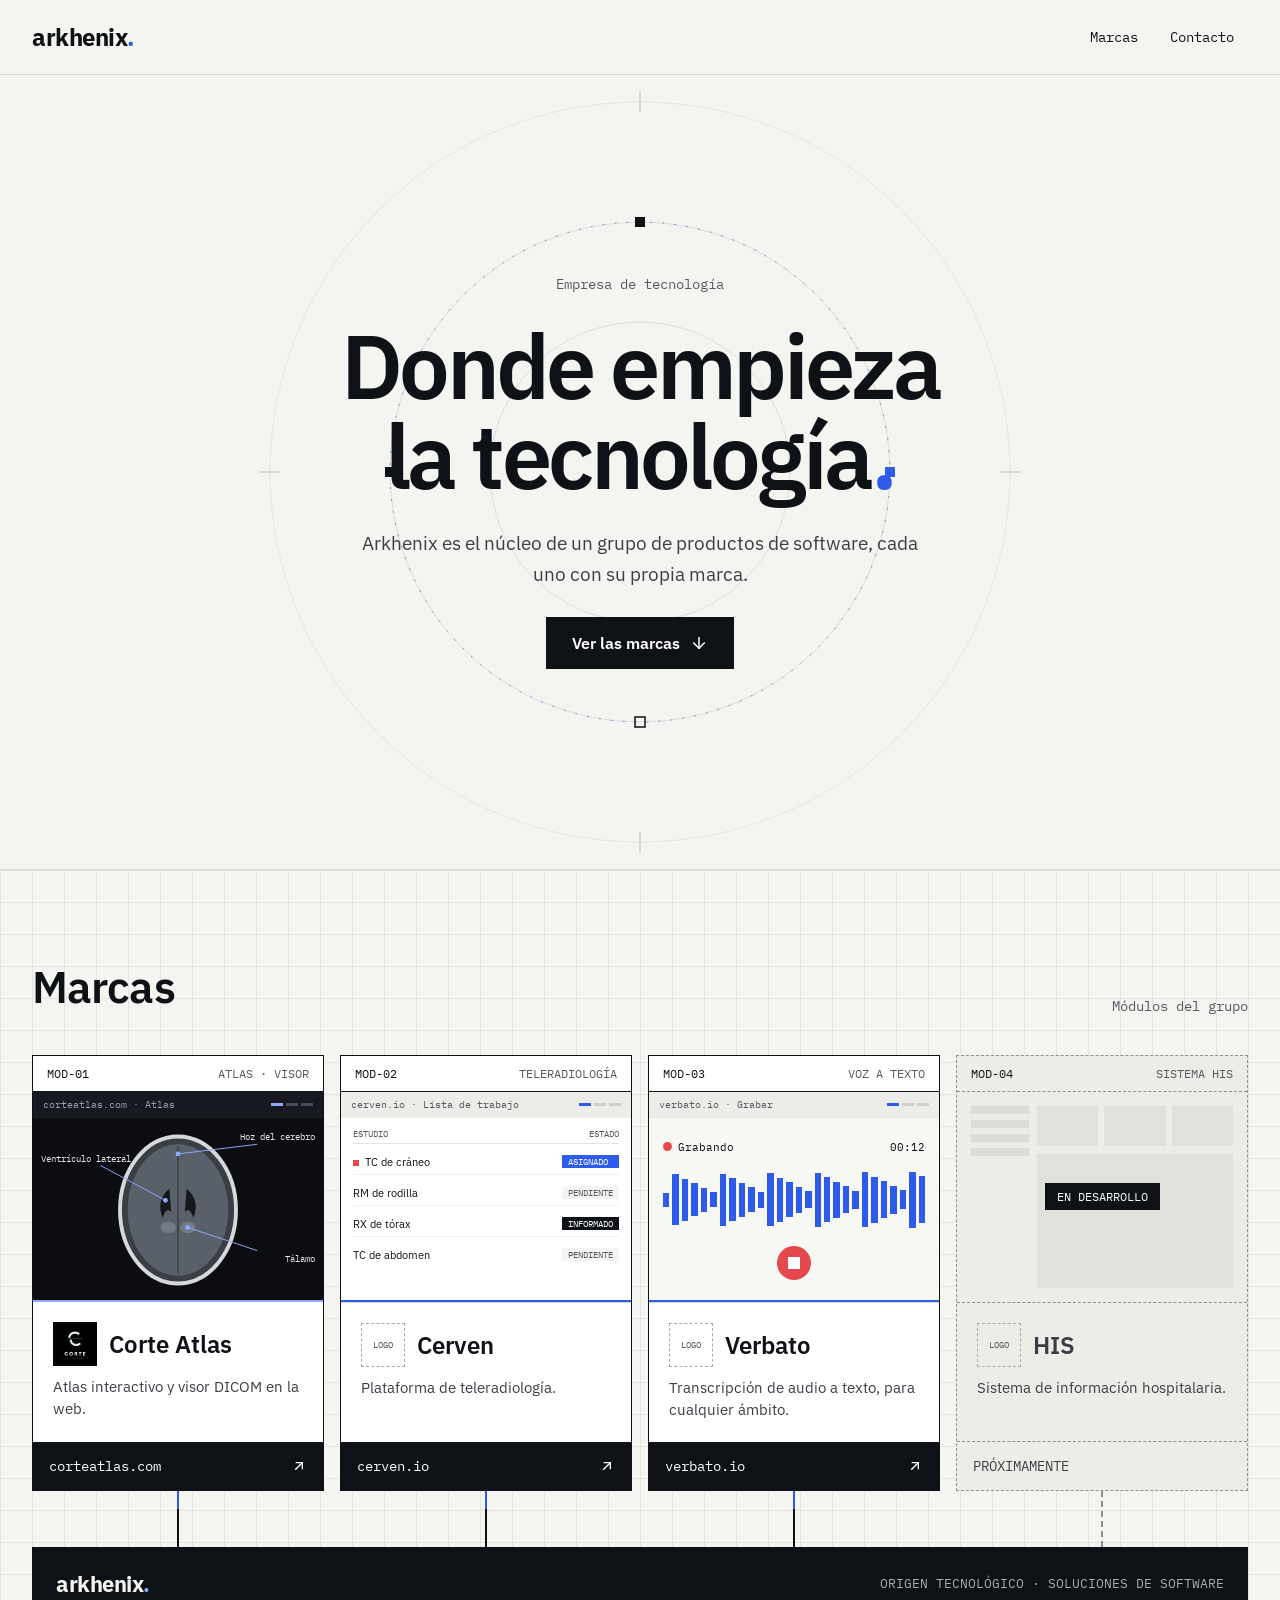
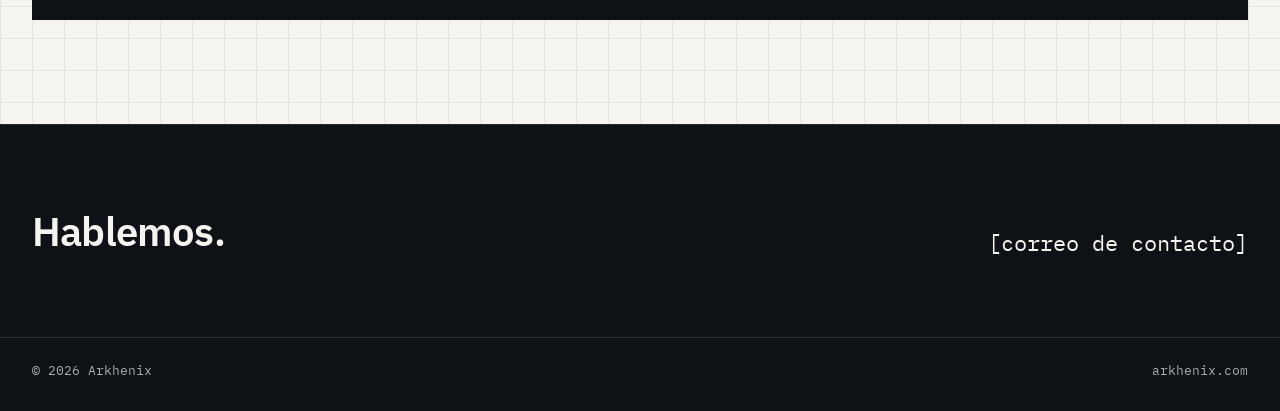
<file: index.html>
<!doctype html>
<html lang="es">
<head>
<meta charset="utf-8">
<meta name="viewport" content="width=device-width, initial-scale=1">
<title>Arkhenix · Donde empieza la tecnología</title>
<meta name="description" content="Arkhenix es una empresa de tecnología, núcleo de un grupo de productos de software: Corte Atlas, Cerven, Verbato y un HIS en desarrollo.">
<meta property="og:title" content="Arkhenix · Donde empieza la tecnología">
<meta property="og:description" content="Empresa de tecnología. Origen tecnológico · soluciones de software.">
<meta property="og:url" content="https://arkhenix.com">
<meta property="og:type" content="website">
<meta name="theme-color" content="#F4F4F1">
<link rel="icon" href="/assets/favicon.svg" type="image/svg+xml">
<link rel="preconnect" href="https://fonts.googleapis.com">
<link rel="preconnect" href="https://fonts.gstatic.com" crossorigin>
<link href="https://fonts.googleapis.com/css2?family=IBM+Plex+Mono:wght@400;500&family=IBM+Plex+Sans:wght@300;400;500;600;700&display=swap" rel="stylesheet">
<style>
body{margin:0;background:#F4F4F1}
a{color:#0E1116}a:hover{color:#2F5BEA}
@keyframes akxSpin{to{transform:rotate(360deg)}}
@keyframes akxPulse{0%{transform:translateY(-100%)}100%{transform:translateY(320%)}}
@keyframes akxIn{from{opacity:0;transform:translateY(6px)}to{opacity:1;transform:none}}
@keyframes akxDraw{from{stroke-dashoffset:80}to{stroke-dashoffset:0}}
@keyframes akxGrow{from{transform:scaleX(0)}to{transform:scaleX(1)}}
@keyframes akxWave{0%,100%{transform:scaleY(0.25)}50%{transform:scaleY(1)}}
@keyframes akxRoll{from{transform:translateY(0)}to{transform:translateY(-60px)}}
@keyframes akxThumb{from{transform:translateY(0)}to{transform:translateY(70px)}}
@keyframes akxSlice{0%{transform:scale(1)}20%{transform:scale(0.96)}40%{transform:scale(0.92)}60%{transform:scale(0.89)}80%{transform:scale(0.86)}100%{transform:scale(0.84)}}
@keyframes akxOut{0%,55%{opacity:1}65%,100%{opacity:0}}
@keyframes akxSwapIn{0%,55%{opacity:0}65%,100%{opacity:1}}
@keyframes akxType{from{width:0}to{width:100%}}
@keyframes akxBlink{0%,100%{opacity:1}50%{opacity:0.3}}
.akx-orbit{transform-origin:400px 400px;animation:akxSpin 90s linear infinite}
.akx-orbit-rev{transform-origin:400px 400px;animation:akxSpin 140s linear infinite reverse}
.akx-pulse{animation:akxPulse 2.8s ease-in infinite}
.akx-in{animation:akxIn 0.5s ease-out both}
.akx-draw{stroke-dasharray:80;animation:akxDraw 1.2s ease-out both}
.akx-grow{transform-origin:left center;animation:akxGrow 0.9s ease-out both}
.akx-prog{transform-origin:left center;animation:akxGrow linear both}
.akx-wave{transform-origin:center;animation:akxWave 1s ease-in-out infinite}
.akx-roll{animation:akxRoll 3.6s steps(5) both}
.akx-thumb{animation:akxThumb 3.6s steps(5) both}
.akx-slice{transform-box:fill-box;transform-origin:center;animation:akxSlice 3.6s steps(1) both}
.akx-out{animation:akxOut 3s both}
.akx-swapin{animation:akxSwapIn 3s both}
.akx-type{overflow:hidden;white-space:nowrap;animation:akxType 1.2s steps(32) both}
.akx-blink{animation:akxBlink 1s ease-in-out infinite}
@media (max-width: 1180px){.akx-link{display:none !important}.akx-base{margin-top:16px}}
@media (prefers-reduced-motion: reduce){.akx-orbit,.akx-orbit-rev,.akx-pulse,.akx-in,.akx-draw,.akx-grow,.akx-prog,.akx-wave,.akx-roll,.akx-thumb,.akx-slice,.akx-swapin,.akx-type,.akx-blink{animation:none}.akx-out{display:none}}

[data-scene][data-off]{display:none !important}
</style>
</head>
<body>
<div style="background: #F4F4F1; color: #0E1116; font-family: 'IBM Plex Sans', system-ui, sans-serif; min-height: 100vh">

<header style="border-bottom: 1px solid #D9D9D3">
<nav aria-label="Principal" style="max-width: 1280px; margin: 0 auto; padding: 16px 32px; display: flex; flex-wrap: wrap; align-items: center; justify-content: space-between; gap: 16px">
<a href="#inicio" style="text-decoration: none; font-weight: 700; font-size: 24px; letter-spacing: -0.02em; color: #0E1116">arkhenix<span style="color: #2F5BEA">.</span></a>
<div style="display: flex; flex-wrap: wrap; gap: 4px; font-family: 'IBM Plex Mono', monospace; font-size: 14px">
<a href="#marcas" style="text-decoration: none; padding: 12px 14px; color: #0E1116">Marcas</a>
<a href="#contacto" style="text-decoration: none; padding: 12px 14px; color: #0E1116">Contacto</a>
</div>
</nav>
</header>

<section id="inicio" style="position: relative; overflow: hidden; border-bottom: 1px solid #D9D9D3">
<svg aria-hidden="true" width="800" height="800" viewBox="0 0 800 800" style="position: absolute; left: 50%; top: 50%; margin-left: -400px; margin-top: -400px; pointer-events: none">
<circle cx="400" cy="400" r="150" fill="none" stroke="#DEDED8" stroke-width="1"></circle>
<circle cx="400" cy="400" r="250" fill="none" stroke="#DEDED8" stroke-width="1"></circle>
<circle cx="400" cy="400" r="370" fill="none" stroke="#E6E6E1" stroke-width="1"></circle>
<g class="akx-orbit">
<circle cx="400" cy="400" r="250" fill="none" stroke="#2F5BEA" stroke-width="1" stroke-dasharray="2 10" opacity="0.6"></circle>
<rect x="645" y="395" width="10" height="10" fill="#2F5BEA"></rect>
<rect x="145" y="395" width="10" height="10" fill="#0E1116"></rect>
<rect x="395" y="145" width="10" height="10" fill="#0E1116"></rect>
<rect x="395" y="645" width="10" height="10" fill="none" stroke="#0E1116" stroke-width="1.5"></rect>
</g>
<g class="akx-orbit-rev">
<line x1="400" y1="20" x2="400" y2="40" stroke="#B9BAB3" stroke-width="1"></line>
<line x1="400" y1="760" x2="400" y2="780" stroke="#B9BAB3" stroke-width="1"></line>
<line x1="20" y1="400" x2="40" y2="400" stroke="#B9BAB3" stroke-width="1"></line>
<line x1="760" y1="400" x2="780" y2="400" stroke="#B9BAB3" stroke-width="1"></line>
</g>
</svg>
<div style="position: relative; max-width: 880px; margin: 0 auto; padding: 200px 32px; display: flex; flex-direction: column; align-items: center; gap: 28px; text-align: center">
<p style="margin: 0; font-family: 'IBM Plex Mono', monospace; font-size: 14px; color: #555A61">Empresa de tecnología</p>
<h1 style="margin: 0; font-weight: 600; font-size: clamp(48px, 7vw, 100px); line-height: 1; letter-spacing: -0.04em">Donde empieza<br>la tecnología<span style="color: #2F5BEA">.</span></h1>
<p style="margin: 0; font-size: 19px; line-height: 1.6; color: #3B3F45; max-width: 560px">Arkhenix es el núcleo de un grupo de productos de software, cada uno con su propia marca.</p>
<a href="#marcas" style="display: inline-flex; align-items: center; gap: 10px; min-height: 52px; padding: 0 26px; background: #0E1116; color: #FFFFFF; font-weight: 600; font-size: 16px; text-decoration: none">Ver las marcas
<svg width="18" height="18" viewBox="0 0 24 24" fill="none" stroke="currentColor" stroke-width="2" stroke-linecap="square" aria-hidden="true"><path d="M12 5v14"></path><path d="M19 12l-7 7-7-7"></path></svg></a>
</div>
</section>

<section id="marcas" style="background-color: #F4F4F1; background-image: linear-gradient(#E4E4DF 1px, transparent 1px), linear-gradient(90deg, #E4E4DF 1px, transparent 1px); background-size: 32px 32px">
<div style="max-width: 1280px; margin: 0 auto; padding: 88px 32px 104px; display: flex; flex-direction: column; gap: 40px">
<div style="display: flex; flex-wrap: wrap; justify-content: space-between; align-items: flex-end; gap: 16px">
<h2 style="margin: 0; font-size: 44px; font-weight: 600; letter-spacing: -0.02em">Marcas</h2>
<p style="margin: 0; font-family: 'IBM Plex Mono', monospace; font-size: 14px; color: #555A61">Módulos del grupo</p>
</div>
<div style="display: flex; flex-direction: column">
<div style="display: flex; flex-wrap: wrap; gap: 16px">

<!-- CORTE ATLAS -->
<div style="flex: 1 1 260px; min-width: 0; display: flex; flex-direction: column">
<article style="flex: 1 1 auto; background: #FFFFFF; border: 1px solid #0E1116; display: flex; flex-direction: column">
<div style="display: flex; justify-content: space-between; padding: 10px 14px; border-bottom: 1px solid #0E1116; font-family: 'IBM Plex Mono', monospace; font-size: 12px"><span>MOD-01</span><span style="color: #555A61">ATLAS · VISOR</span></div>
<div role="img" aria-label="Demostración animada de Corte Atlas en uso" style="position: relative; height: 210px; background: #0B0D11; overflow: hidden; display: flex; flex-direction: column">
<div style="flex: 0 0 26px; display: flex; align-items: center; justify-content: space-between; gap: 8px; padding: 0 10px; background: #161920; font-family: 'IBM Plex Mono', monospace; font-size: 10px; color: #9AA0A9">
<span>corteatlas.com · <span data-label="corte">Atlas</span></span>
<span style="display: flex; gap: 3px"><span data-dot="corte" style="width: 12px; height: 3px"></span><span data-dot="corte" style="width: 12px; height: 3px"></span><span data-dot="corte" style="width: 12px; height: 3px"></span></span>
</div>
<div style="position: relative; flex: 1 1 auto">

<div data-scene="corte" style="position: absolute; inset: 0">
<svg viewBox="0 0 300 184" width="100%" height="100%" preserveAspectRatio="xMidYMid meet">
<ellipse cx="150" cy="92" rx="60" ry="76" fill="#3A3E45" stroke="#D6D8DC" stroke-width="4"></ellipse>
<ellipse cx="150" cy="92" rx="52" ry="68" fill="#5A606A"></ellipse>
<line x1="150" y1="26" x2="150" y2="158" stroke="#3A3E45" stroke-width="1.5"></line>
<path d="M141 70 q-14 12 -7 30 q4 -12 9 -6 z" fill="#14161A"></path>
<path d="M159 70 q14 12 7 30 q-4 -12 -9 -6 z" fill="#14161A"></path>
<ellipse cx="140" cy="110" rx="8" ry="6" fill="#737A85"></ellipse>
<ellipse cx="160" cy="110" rx="8" ry="6" fill="#737A85"></ellipse>
<g class="akx-in" style="animation-delay: 0.3s"><circle cx="137" cy="82" r="2.5" fill="#8EA9FF"></circle><line x1="137" y1="82" x2="70" y2="46" stroke="#8EA9FF" stroke-width="1"></line><text x="8" y="42" font-family="IBM Plex Mono, monospace" font-size="9" fill="#E6E8EB">Ventrículo lateral</text></g>
<g class="akx-in" style="animation-delay: 1s"><circle cx="160" cy="110" r="2.5" fill="#8EA9FF"></circle><line x1="160" y1="110" x2="232" y2="134" stroke="#8EA9FF" stroke-width="1"></line><text x="292" y="146" text-anchor="end" font-family="IBM Plex Mono, monospace" font-size="9" fill="#E6E8EB">Tálamo</text></g>
<g class="akx-in" style="animation-delay: 1.7s"><circle cx="150" cy="34" r="2.5" fill="#8EA9FF"></circle><line x1="150" y1="34" x2="232" y2="24" stroke="#8EA9FF" stroke-width="1"></line><text x="292" y="20" text-anchor="end" font-family="IBM Plex Mono, monospace" font-size="9" fill="#E6E8EB">Hoz del cerebro</text></g>
</svg>
<div class="akx-prog" aria-hidden="true" style="position: absolute; left: 0; right: 0; bottom: 0; height: 2px; background: #8EA9FF; animation-duration: 4.2s"></div>
</div>


<div data-scene="corte" data-off style="position: absolute; inset: 0">
<svg viewBox="0 0 300 184" width="100%" height="100%" preserveAspectRatio="xMidYMid meet">
<g class="akx-slice">
<ellipse cx="150" cy="92" rx="60" ry="76" fill="#3A3E45" stroke="#D6D8DC" stroke-width="4"></ellipse>
<ellipse cx="150" cy="92" rx="52" ry="68" fill="#5A606A"></ellipse>
<line x1="150" y1="26" x2="150" y2="158" stroke="#3A3E45" stroke-width="1.5"></line>
<path d="M141 70 q-14 12 -7 30 q4 -12 9 -6 z" fill="#14161A"></path>
<path d="M159 70 q14 12 7 30 q-4 -12 -9 -6 z" fill="#14161A"></path>
<ellipse cx="140" cy="110" rx="8" ry="6" fill="#737A85"></ellipse>
<ellipse cx="160" cy="110" rx="8" ry="6" fill="#737A85"></ellipse>
</g>
</svg>
<div style="position: absolute; left: 10px; top: 8px; display: flex; gap: 6px; font-family: 'IBM Plex Mono', monospace; font-size: 10px; color: #C9CCD1">
<span>CORTE</span>
<span style="height: 12px; line-height: 12px; overflow: hidden; display: inline-block"><span class="akx-roll" style="display: flex; flex-direction: column"><span>24</span><span>25</span><span>26</span><span>27</span><span>28</span><span>29</span></span></span>
<span>/ 48</span>
</div>
<div aria-hidden="true" style="position: absolute; right: 10px; top: 14px; width: 3px; height: 100px; background: #262A31"><div class="akx-thumb" style="width: 3px; height: 30px; background: #8EA9FF"></div></div>
<div class="akx-prog" aria-hidden="true" style="position: absolute; left: 0; right: 0; bottom: 0; height: 2px; background: #8EA9FF; animation-duration: 4.2s"></div>
</div>


<div data-scene="corte" data-off style="position: absolute; inset: 0">
<svg viewBox="0 0 300 184" width="100%" height="100%" preserveAspectRatio="xMidYMid meet">
<ellipse cx="150" cy="92" rx="60" ry="76" fill="#3A3E45" stroke="#D6D8DC" stroke-width="4"></ellipse>
<ellipse cx="150" cy="92" rx="52" ry="68" fill="#5A606A"></ellipse>
<line x1="150" y1="26" x2="150" y2="158" stroke="#3A3E45" stroke-width="1.5"></line>
<path d="M141 70 q-14 12 -7 30 q4 -12 9 -6 z" fill="#14161A"></path>
<path d="M159 70 q14 12 7 30 q-4 -12 -9 -6 z" fill="#14161A"></path>
<ellipse cx="140" cy="110" rx="8" ry="6" fill="#737A85"></ellipse>
<ellipse cx="160" cy="110" rx="8" ry="6" fill="#737A85"></ellipse>
<circle class="akx-in" cx="110" cy="92" r="3" fill="#FFC857" style="animation-delay: 0.4s"></circle>
<line class="akx-draw" x1="110" y1="92" x2="190" y2="92" stroke="#FFC857" stroke-width="1.5" style="animation-delay: 0.6s"></line>
<circle class="akx-in" cx="190" cy="92" r="3" fill="#FFC857" style="animation-delay: 1.7s"></circle>
<g class="akx-in" style="animation-delay: 2s"><rect x="160" y="62" width="58" height="18" fill="#0B0D11" stroke="#FFC857" stroke-width="1"></rect><text x="189" y="75" text-anchor="middle" font-family="IBM Plex Mono, monospace" font-size="10" fill="#FFC857">71,4 mm</text></g>
</svg>
<div style="position: absolute; left: 10px; top: 8px; display: flex; gap: 4px; font-family: 'IBM Plex Mono', monospace; font-size: 10px">
<span style="padding: 2px 6px; background: #262A31; color: #9AA0A9">Zoom</span>
<span style="padding: 2px 6px; background: #FFC857; color: #0B0D11">Regla</span>
<span style="padding: 2px 6px; background: #262A31; color: #9AA0A9">Ángulo</span>
</div>
<div class="akx-prog" aria-hidden="true" style="position: absolute; left: 0; right: 0; bottom: 0; height: 2px; background: #8EA9FF; animation-duration: 4.2s"></div>
</div>


</div>
</div>
<div style="padding: 20px; display: flex; flex-direction: column; gap: 10px; flex: 1 1 auto">
<div style="display: flex; align-items: center; gap: 12px">
<div style="flex: 0 0 44px; height: 44px; background: #000000; overflow: hidden; display: flex; align-items: center; justify-content: center"><img src="/assets/corte-logo.png" alt="Logo de Corte Atlas" style="width: 44px; height: 44px; object-fit: contain"></div>
<h3 style="margin: 0; font-size: 24px; font-weight: 600">Corte Atlas</h3>
</div>
<p style="margin: 0; font-size: 15px; line-height: 1.5; color: #3B3F45">Atlas interactivo y visor DICOM en la web.</p>
</div>
<a href="https://corteatlas.com" style="display: flex; align-items: center; justify-content: space-between; min-height: 48px; padding: 0 16px; background: #0E1116; color: #FFFFFF; font-family: 'IBM Plex Mono', monospace; font-size: 14px; text-decoration: none">corteatlas.com
<svg width="16" height="16" viewBox="0 0 24 24" fill="none" stroke="currentColor" stroke-width="2" stroke-linecap="square" aria-hidden="true"><path d="M7 17L17 7"></path><path d="M8 7h9v9"></path></svg></a>
</article>
<div class="akx-link" aria-hidden="true" style="position: relative; overflow: hidden; width: 2px; height: 56px; margin: 0 auto; background: #0E1116"><div class="akx-pulse" style="width: 2px; height: 18px; background: #2F5BEA"></div></div>
</div>

<!-- CERVEN -->
<div style="flex: 1 1 260px; min-width: 0; display: flex; flex-direction: column">
<article style="flex: 1 1 auto; background: #FFFFFF; border: 1px solid #0E1116; display: flex; flex-direction: column">
<div style="display: flex; justify-content: space-between; padding: 10px 14px; border-bottom: 1px solid #0E1116; font-family: 'IBM Plex Mono', monospace; font-size: 12px"><span>MOD-02</span><span style="color: #555A61">TELERADIOLOGÍA</span></div>
<div role="img" aria-label="Demostración animada de Cerven en uso" style="position: relative; height: 210px; background: #FFFFFF; overflow: hidden; display: flex; flex-direction: column; border-bottom: 1px solid #D9D9D3">
<div style="flex: 0 0 26px; display: flex; align-items: center; justify-content: space-between; gap: 8px; padding: 0 10px; background: #ECECE8; font-family: 'IBM Plex Mono', monospace; font-size: 10px; color: #555A61">
<span>cerven.io · <span data-label="cerven">Lista de trabajo</span></span>
<span style="display: flex; gap: 3px"><span data-dot="cerven" style="width: 12px; height: 3px"></span><span data-dot="cerven" style="width: 12px; height: 3px"></span><span data-dot="cerven" style="width: 12px; height: 3px"></span></span>
</div>
<div style="position: relative; flex: 1 1 auto">

<div data-scene="cerven" style="position: absolute; inset: 0; padding: 10px 12px; display: flex; flex-direction: column; gap: 6px; font-size: 11px">
<div style="display: flex; justify-content: space-between; font-family: 'IBM Plex Mono', monospace; font-size: 9px; color: #555A61; padding-bottom: 4px; border-bottom: 1px solid #E4E4DF"><span>ESTUDIO</span><span>ESTADO</span></div>
<div class="akx-in" style="display: flex; justify-content: space-between; align-items: center; gap: 8px; padding: 5px 0; border-bottom: 1px solid #F0F0EC; animation-delay: 0.2s"><span><span style="display: inline-block; width: 6px; height: 6px; background: #E5484D; margin-right: 6px"></span>TC de cráneo</span>
<span style="display: grid"><span class="akx-out" style="grid-area: 1 / 1; padding: 1px 6px; background: #F4F4F1; color: #555A61; font-family: 'IBM Plex Mono', monospace; font-size: 9px; animation-duration: 3.4s">PENDIENTE</span><span class="akx-swapin" style="grid-area: 1 / 1; padding: 1px 6px; background: #2F5BEA; color: #FFFFFF; font-family: 'IBM Plex Mono', monospace; font-size: 9px; animation-duration: 3.4s">ASIGNADO</span></span></div>
<div class="akx-in" style="display: flex; justify-content: space-between; align-items: center; gap: 8px; padding: 5px 0; border-bottom: 1px solid #F0F0EC; animation-delay: 0.6s"><span>RM de rodilla</span><span style="padding: 1px 6px; background: #F4F4F1; color: #555A61; font-family: 'IBM Plex Mono', monospace; font-size: 9px">PENDIENTE</span></div>
<div class="akx-in" style="display: flex; justify-content: space-between; align-items: center; gap: 8px; padding: 5px 0; border-bottom: 1px solid #F0F0EC; animation-delay: 1s"><span>RX de tórax</span><span style="padding: 1px 6px; background: #0E1116; color: #FFFFFF; font-family: 'IBM Plex Mono', monospace; font-size: 9px">INFORMADO</span></div>
<div class="akx-in" style="display: flex; justify-content: space-between; align-items: center; gap: 8px; padding: 5px 0; animation-delay: 1.4s"><span>TC de abdomen</span><span style="padding: 1px 6px; background: #F4F4F1; color: #555A61; font-family: 'IBM Plex Mono', monospace; font-size: 9px">PENDIENTE</span></div>
<div class="akx-prog" aria-hidden="true" style="position: absolute; left: 0; right: 0; bottom: 0; height: 2px; background: #2F5BEA; animation-duration: 4.8s"></div>
</div>


<div data-scene="cerven" data-off style="position: absolute; inset: 0; padding: 10px 12px; display: flex; gap: 10px">
<div style="flex: 0 0 38%; background: #0B0D11; display: flex; align-items: center; justify-content: center">
<svg viewBox="0 0 100 120" width="80%" height="80%" aria-hidden="true"><ellipse cx="50" cy="60" rx="38" ry="50" fill="#3A3E45" stroke="#D6D8DC" stroke-width="3"></ellipse><ellipse cx="50" cy="60" rx="32" ry="44" fill="#5A606A"></ellipse><path d="M44 46 q-9 8 -4 20 q3 -8 6 -4 z" fill="#14161A"></path><path d="M56 46 q9 8 4 20 q-3 -8 -6 -4 z" fill="#14161A"></path></svg>
</div>
<div style="flex: 1 1 auto; min-width: 0; display: flex; flex-direction: column; gap: 7px">
<p style="margin: 0; font-family: 'IBM Plex Mono', monospace; font-size: 9px; color: #555A61">INFORME · TC DE CRÁNEO</p>
<p style="margin: 0; font-size: 10px; font-weight: 600">Hallazgos</p>
<div class="akx-grow" style="height: 6px; width: 92%; background: #D9D9D3; animation-delay: 0.3s"></div>
<div class="akx-grow" style="height: 6px; width: 78%; background: #D9D9D3; animation-delay: 1s"></div>
<div class="akx-grow" style="height: 6px; width: 86%; background: #D9D9D3; animation-delay: 1.7s"></div>
<p class="akx-in" style="margin: 4px 0 0; font-size: 10px; font-weight: 600; animation-delay: 2.3s">Conclusión</p>
<div class="akx-grow" style="height: 6px; width: 64%; background: #2F5BEA; opacity: 0.55; animation-delay: 2.6s"></div>
</div>
<div class="akx-prog" aria-hidden="true" style="position: absolute; left: 0; right: 0; bottom: 0; height: 2px; background: #2F5BEA; animation-duration: 4.8s"></div>
</div>


<div data-scene="cerven" data-off style="position: absolute; inset: 0; padding: 14px; display: flex; flex-direction: column; gap: 10px; justify-content: center">
<div style="border: 1px solid #D9D9D3; padding: 10px 12px; display: flex; flex-direction: column; gap: 6px">
<p style="margin: 0; font-family: 'IBM Plex Mono', monospace; font-size: 9px; color: #555A61">INFORME LISTO · TC DE CRÁNEO</p>
<div style="height: 5px; width: 90%; background: #E4E4DF"></div>
<div style="height: 5px; width: 70%; background: #E4E4DF"></div>
</div>
<div style="display: grid; height: 34px">
<span class="akx-out" style="grid-area: 1 / 1; display: flex; align-items: center; justify-content: center; background: #0E1116; color: #FFFFFF; font-size: 11px; font-weight: 600; animation-duration: 3.6s">Firmar y enviar</span>
<span class="akx-swapin" style="grid-area: 1 / 1; display: flex; align-items: center; justify-content: center; gap: 6px; background: #2F5BEA; color: #FFFFFF; font-size: 11px; font-weight: 600; animation-duration: 3.6s"><svg width="12" height="12" viewBox="0 0 24 24" fill="none" stroke="currentColor" stroke-width="3" aria-hidden="true"><path d="M5 12l5 5 9-10"></path></svg>Enviado al centro</span>
</div>
<div class="akx-prog" aria-hidden="true" style="position: absolute; left: 0; right: 0; bottom: 0; height: 2px; background: #2F5BEA; animation-duration: 4.8s"></div>
</div>


</div>
</div>
<div style="padding: 20px; display: flex; flex-direction: column; gap: 10px; flex: 1 1 auto">
<div style="display: flex; align-items: center; gap: 12px">
<div style="flex: 0 0 44px; height: 44px; box-sizing: border-box; border: 1.5px dashed #A9ABA4; display: flex; align-items: center; justify-content: center"><span style="font-family: 'IBM Plex Mono', monospace; font-size: 9px; color: #555A61">LOGO</span></div>
<h3 style="margin: 0; font-size: 24px; font-weight: 600">Cerven</h3>
</div>
<p style="margin: 0; font-size: 15px; line-height: 1.5; color: #3B3F45">Plataforma de teleradiología.</p>
</div>
<a href="https://cerven.io" style="display: flex; align-items: center; justify-content: space-between; min-height: 48px; padding: 0 16px; background: #0E1116; color: #FFFFFF; font-family: 'IBM Plex Mono', monospace; font-size: 14px; text-decoration: none">cerven.io
<svg width="16" height="16" viewBox="0 0 24 24" fill="none" stroke="currentColor" stroke-width="2" stroke-linecap="square" aria-hidden="true"><path d="M7 17L17 7"></path><path d="M8 7h9v9"></path></svg></a>
</article>
<div class="akx-link" aria-hidden="true" style="position: relative; overflow: hidden; width: 2px; height: 56px; margin: 0 auto; background: #0E1116"><div class="akx-pulse" style="width: 2px; height: 18px; background: #2F5BEA; animation-delay: 0.7s"></div></div>
</div>

<!-- VERBATO -->
<div style="flex: 1 1 260px; min-width: 0; display: flex; flex-direction: column">
<article style="flex: 1 1 auto; background: #FFFFFF; border: 1px solid #0E1116; display: flex; flex-direction: column">
<div style="display: flex; justify-content: space-between; padding: 10px 14px; border-bottom: 1px solid #0E1116; font-family: 'IBM Plex Mono', monospace; font-size: 12px"><span>MOD-03</span><span style="color: #555A61">VOZ A TEXTO</span></div>
<div role="img" aria-label="Demostración animada de Verbato en uso" style="position: relative; height: 210px; background: #F7F7F4; overflow: hidden; display: flex; flex-direction: column; border-bottom: 1px solid #D9D9D3">
<div style="flex: 0 0 26px; display: flex; align-items: center; justify-content: space-between; gap: 8px; padding: 0 10px; background: #ECECE8; font-family: 'IBM Plex Mono', monospace; font-size: 10px; color: #555A61">
<span>verbato.io · <span data-label="verbato">Grabar</span></span>
<span style="display: flex; gap: 3px"><span data-dot="verbato" style="width: 12px; height: 3px"></span><span data-dot="verbato" style="width: 12px; height: 3px"></span><span data-dot="verbato" style="width: 12px; height: 3px"></span></span>
</div>
<div style="position: relative; flex: 1 1 auto">

<div data-scene="verbato" style="position: absolute; inset: 0; padding: 14px; display: flex; flex-direction: column; justify-content: center; gap: 14px">
<div style="display: flex; align-items: center; justify-content: space-between; font-family: 'IBM Plex Mono', monospace; font-size: 11px">
<span style="display: inline-flex; align-items: center; gap: 6px"><span class="akx-blink" style="width: 9px; height: 9px; border-radius: 50%; background: #E5484D"></span>Grabando</span>
<span>00:12</span>
</div>
<div data-bars aria-hidden="true" style="height: 64px; display: flex; align-items: center; gap: 3px">

</div>
<div style="display: flex; justify-content: center; gap: 8px">
<span style="width: 34px; height: 34px; border-radius: 50%; background: #E5484D; display: flex; align-items: center; justify-content: center"><span style="width: 12px; height: 12px; background: #FFFFFF"></span></span>
</div>
<div class="akx-prog" aria-hidden="true" style="position: absolute; left: 0; right: 0; bottom: 0; height: 2px; background: #2F5BEA; animation-duration: 5.4s"></div>
</div>


<div data-scene="verbato" data-off style="position: absolute; inset: 0; padding: 12px 14px; display: flex; flex-direction: column; gap: 6px; font-size: 12px; line-height: 1.45">
<p style="margin: 0; font-family: 'IBM Plex Mono', monospace; font-size: 9px; color: #555A61">HABLANTE 1 · 00:04</p>
<div class="akx-type" style="animation-delay: 0.2s">Buenos días a todos, empezamos</div>
<div class="akx-type" style="animation-delay: 1.4s">con el resumen del trimestre y</div>
<div class="akx-type" style="animation-delay: 2.6s">los próximos lanzamientos.</div>
<p class="akx-in" style="margin: 6px 0 0; font-family: 'IBM Plex Mono', monospace; font-size: 9px; color: #555A61; animation-delay: 3.4s">HABLANTE 2 · 00:11</p>
<div class="akx-type" style="animation-delay: 3.6s">Perfecto, comparto la pantalla.</div>
<div class="akx-prog" aria-hidden="true" style="position: absolute; left: 0; right: 0; bottom: 0; height: 2px; background: #2F5BEA; animation-duration: 5.4s"></div>
</div>


<div data-scene="verbato" data-off style="position: absolute; inset: 0; padding: 14px; display: flex; flex-direction: column; justify-content: center; gap: 12px">
<p style="margin: 0; font-family: 'IBM Plex Mono', monospace; font-size: 10px; color: #555A61">EXPORTAR TRANSCRIPCIÓN</p>
<div style="display: flex; flex-wrap: wrap; gap: 6px; font-family: 'IBM Plex Mono', monospace; font-size: 11px">
<span class="akx-in" style="padding: 5px 9px; border: 1px solid #0E1116; animation-delay: 0.2s">.TXT</span>
<span class="akx-in" style="padding: 5px 9px; background: #0E1116; color: #FFFFFF; animation-delay: 0.5s">.DOCX</span>
<span class="akx-in" style="padding: 5px 9px; border: 1px solid #0E1116; animation-delay: 0.8s">.SRT</span>
<span class="akx-in" style="padding: 5px 9px; border: 1px solid #0E1116; animation-delay: 1.1s">.PDF</span>
</div>
<div style="height: 6px; background: #E4E4DF"><div class="akx-grow" style="height: 6px; background: #2F5BEA; animation-duration: 2s; animation-delay: 1.4s"></div></div>
<p class="akx-in" style="margin: 0; font-size: 11px; color: #3B3F45; animation-delay: 3.4s">Listo · reunion-trimestral.docx</p>
<div class="akx-prog" aria-hidden="true" style="position: absolute; left: 0; right: 0; bottom: 0; height: 2px; background: #2F5BEA; animation-duration: 5.4s"></div>
</div>


</div>
</div>
<div style="padding: 20px; display: flex; flex-direction: column; gap: 10px; flex: 1 1 auto">
<div style="display: flex; align-items: center; gap: 12px">
<div style="flex: 0 0 44px; height: 44px; box-sizing: border-box; border: 1.5px dashed #A9ABA4; display: flex; align-items: center; justify-content: center"><span style="font-family: 'IBM Plex Mono', monospace; font-size: 9px; color: #555A61">LOGO</span></div>
<h3 style="margin: 0; font-size: 24px; font-weight: 600">Verbato</h3>
</div>
<p style="margin: 0; font-size: 15px; line-height: 1.5; color: #3B3F45">Transcripción de audio a texto, para cualquier ámbito.</p>
</div>
<a href="https://verbato.io" style="display: flex; align-items: center; justify-content: space-between; min-height: 48px; padding: 0 16px; background: #0E1116; color: #FFFFFF; font-family: 'IBM Plex Mono', monospace; font-size: 14px; text-decoration: none">verbato.io
<svg width="16" height="16" viewBox="0 0 24 24" fill="none" stroke="currentColor" stroke-width="2" stroke-linecap="square" aria-hidden="true"><path d="M7 17L17 7"></path><path d="M8 7h9v9"></path></svg></a>
</article>
<div class="akx-link" aria-hidden="true" style="position: relative; overflow: hidden; width: 2px; height: 56px; margin: 0 auto; background: #0E1116"><div class="akx-pulse" style="width: 2px; height: 18px; background: #2F5BEA; animation-delay: 1.4s"></div></div>
</div>

<!-- HIS -->
<div style="flex: 1 1 260px; min-width: 0; display: flex; flex-direction: column">
<article style="flex: 1 1 auto; background: #EDEDE8; border: 1px dashed #8C9096; display: flex; flex-direction: column">
<div style="display: flex; justify-content: space-between; padding: 10px 14px; border-bottom: 1px dashed #8C9096; font-family: 'IBM Plex Mono', monospace; font-size: 12px"><span>MOD-04</span><span style="color: #555A61">SISTEMA HIS</span></div>
<div role="img" aria-label="Vista previa del HIS, en desarrollo" style="position: relative; height: 210px; overflow: hidden; border-bottom: 1px dashed #8C9096">
<div aria-hidden="true" style="position: absolute; inset: 14px; display: flex; gap: 8px; opacity: 0.55">
<div style="flex: 0 0 22%; display: flex; flex-direction: column; gap: 6px"><div class="akx-blink" style="height: 8px; background: #CFCFC8; animation-duration: 1.8s"></div><div class="akx-blink" style="height: 8px; background: #CFCFC8; animation-duration: 1.8s; animation-delay: 0.2s"></div><div class="akx-blink" style="height: 8px; background: #CFCFC8; animation-duration: 1.8s; animation-delay: 0.4s"></div><div class="akx-blink" style="height: 8px; background: #CFCFC8; animation-duration: 1.8s; animation-delay: 0.6s"></div></div>
<div style="flex: 1 1 auto; display: flex; flex-direction: column; gap: 8px"><div style="display: flex; gap: 6px"><div class="akx-blink" style="flex: 1; height: 40px; background: #D9D9D3; animation-duration: 1.8s"></div><div class="akx-blink" style="flex: 1; height: 40px; background: #D9D9D3; animation-duration: 1.8s; animation-delay: 0.3s"></div><div class="akx-blink" style="flex: 1; height: 40px; background: #D9D9D3; animation-duration: 1.8s; animation-delay: 0.6s"></div></div><div class="akx-blink" style="flex: 1; background: #D9D9D3; animation-duration: 1.8s; animation-delay: 0.9s"></div></div>
</div>
<div style="position: absolute; inset: 0; display: flex; align-items: center; justify-content: center"><span style="padding: 6px 12px; background: #0E1116; color: #FFFFFF; font-family: 'IBM Plex Mono', monospace; font-size: 12px">EN DESARROLLO</span></div>
</div>
<div style="padding: 20px; display: flex; flex-direction: column; gap: 10px; flex: 1 1 auto">
<div style="display: flex; align-items: center; gap: 12px">
<div style="flex: 0 0 44px; height: 44px; box-sizing: border-box; border: 1.5px dashed #A9ABA4; display: flex; align-items: center; justify-content: center"><span style="font-family: 'IBM Plex Mono', monospace; font-size: 9px; color: #555A61">LOGO</span></div>
<h3 style="margin: 0; font-size: 24px; font-weight: 600; color: #3B3F45">HIS</h3>
</div>
<p style="margin: 0; font-size: 15px; line-height: 1.5; color: #3B3F45">Sistema de información hospitalaria.</p>
</div>
<span style="display: flex; align-items: center; min-height: 48px; padding: 0 16px; border-top: 1px dashed #8C9096; color: #3B3F45; font-family: 'IBM Plex Mono', monospace; font-size: 14px">PRÓXIMAMENTE</span>
</article>
<div class="akx-link" aria-hidden="true" style="width: 0; height: 56px; margin: 0 auto; border-left: 2px dashed #8C9096"></div>
</div>

</div>
<div class="akx-base" style="background: #0E1116; color: #F4F4F1; padding: 22px 24px; display: flex; flex-wrap: wrap; gap: 12px; align-items: center; justify-content: space-between">
<p style="margin: 0; font-weight: 700; font-size: 22px; letter-spacing: -0.02em">arkhenix<span style="color: #8EA9FF">.</span></p>
<p style="margin: 0; font-family: 'IBM Plex Mono', monospace; font-size: 13px; color: #A9ADB3">ORIGEN TECNOLÓGICO · SOLUCIONES DE SOFTWARE</p>
</div>
</div>
</div>
</section>

<section id="contacto" style="background: #0E1116; color: #F4F4F1; border-top: 1px solid #2A2E35">
<div style="max-width: 1280px; margin: 0 auto; padding: 80px 32px; display: flex; flex-wrap: wrap; gap: 32px; align-items: flex-end; justify-content: space-between">
<h2 style="margin: 0; font-size: 40px; font-weight: 600; letter-spacing: -0.02em">Hablemos.</h2>
<p style="margin: 0; font-family: 'IBM Plex Mono', monospace; font-size: 22px">[correo de contacto]</p>
</div>
<div style="max-width: 1280px; margin: 0 auto; padding: 24px 32px 32px; border-top: 1px solid #2A2E35; display: flex; flex-wrap: wrap; gap: 16px; justify-content: space-between; font-family: 'IBM Plex Mono', monospace; font-size: 13px; color: #A9ADB3">
<p style="margin: 0">© 2026 Arkhenix</p>
<p style="margin: 0">arkhenix.com</p>
</div>
</section>

</div>
<script>
(function () {
  var reduce = window.matchMedia && window.matchMedia('(prefers-reduced-motion: reduce)').matches;
  var cfg = {
    corte:   { ms: 4200, labels: ['Atlas', 'Cortes', 'Medición'], on: '#8EA9FF', off: 'rgba(255,255,255,0.22)' },
    cerven:  { ms: 4800, labels: ['Lista de trabajo', 'Informe', 'Firma'], on: '#2F5BEA', off: '#CFCFC8' },
    verbato: { ms: 5400, labels: ['Grabar', 'Transcribir', 'Exportar'], on: '#2F5BEA', off: '#CFCFC8' }
  };
  var boxes = document.querySelectorAll('[data-bars]');
  for (var b = 0; b < boxes.length; b++) {
    for (var i = 0; i < 28; i++) {
      var s = document.createElement('span');
      s.className = 'akx-wave';
      s.style.cssText = 'flex:1 1 0;height:' + (14 + ((i * 37) % 46)) + 'px;background:#2F5BEA;animation-delay:' + ((i * 0.137) % 1).toFixed(2) + 's';
      boxes[b].appendChild(s);
    }
  }
  Object.keys(cfg).forEach(function (key) {
    var c = cfg[key], n = 0;
    function show(idx) {
      var scenes = document.querySelectorAll('[data-scene="' + key + '"]');
      for (var j = 0; j < scenes.length; j++) {
        if (j === idx) {
          var fresh = scenes[j].cloneNode(true);
          fresh.removeAttribute('data-off');
          scenes[j].parentNode.replaceChild(fresh, scenes[j]);
        } else {
          scenes[j].setAttribute('data-off', '');
        }
      }
      var label = document.querySelector('[data-label="' + key + '"]');
      if (label) label.textContent = c.labels[idx];
      var dots = document.querySelectorAll('[data-dot="' + key + '"]');
      for (var d = 0; d < dots.length; d++) dots[d].style.background = d === idx ? c.on : c.off;
    }
    show(0);
    if (!reduce) setInterval(function () { n = (n + 1) % 3; show(n); }, c.ms);
  });
})();
</script>
</body>
</html>
</file>
